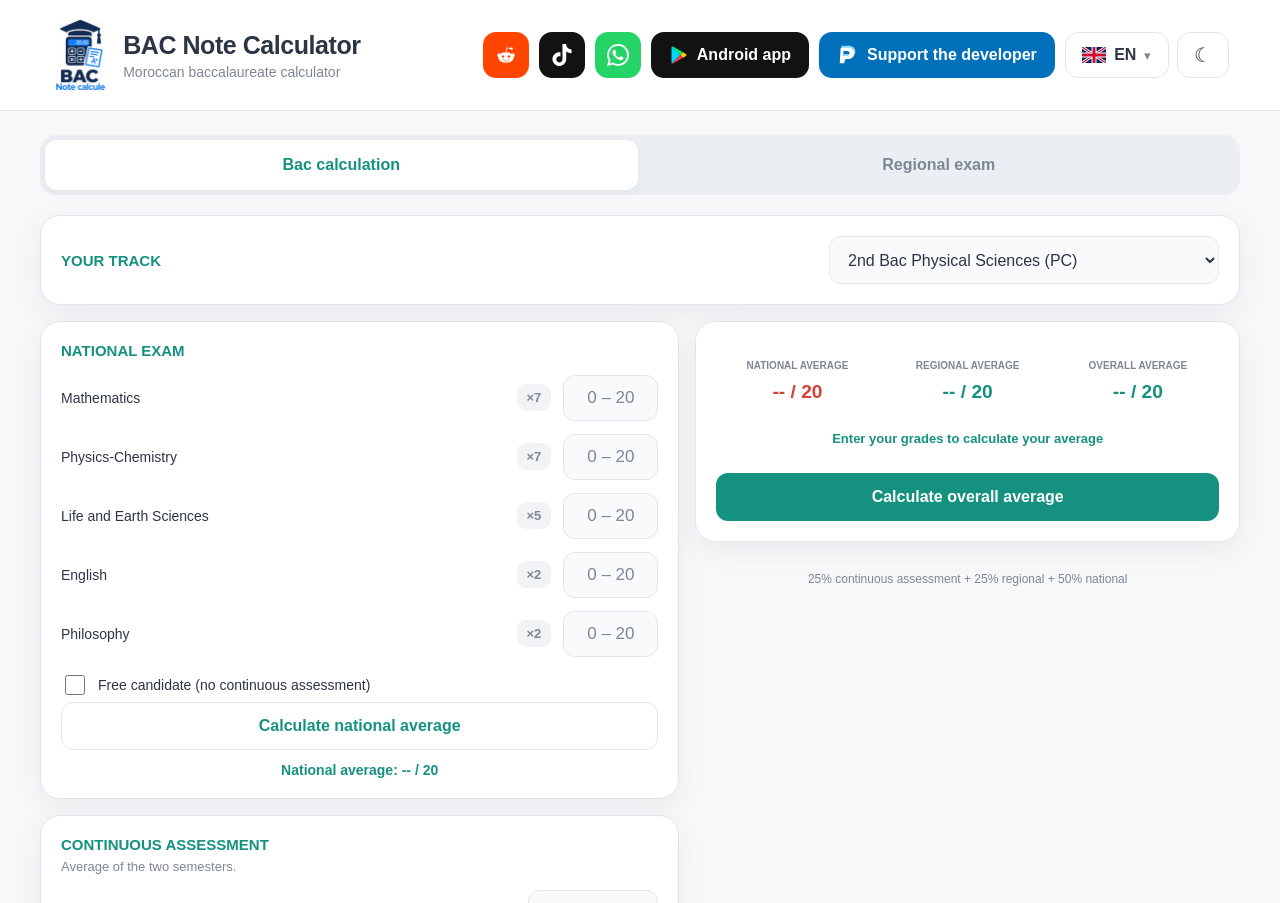
<file: index.html>
<!doctype html>
<html lang="fr">
<head>
  <meta charset="utf-8">
  <meta http-equiv="refresh" content="0; url=website/">
  <link rel="canonical" href="website/">
  <title>BAC Note calculé</title>
</head>
<body><a href="website/">BAC Note calculé</a></body>
</html>
</file>
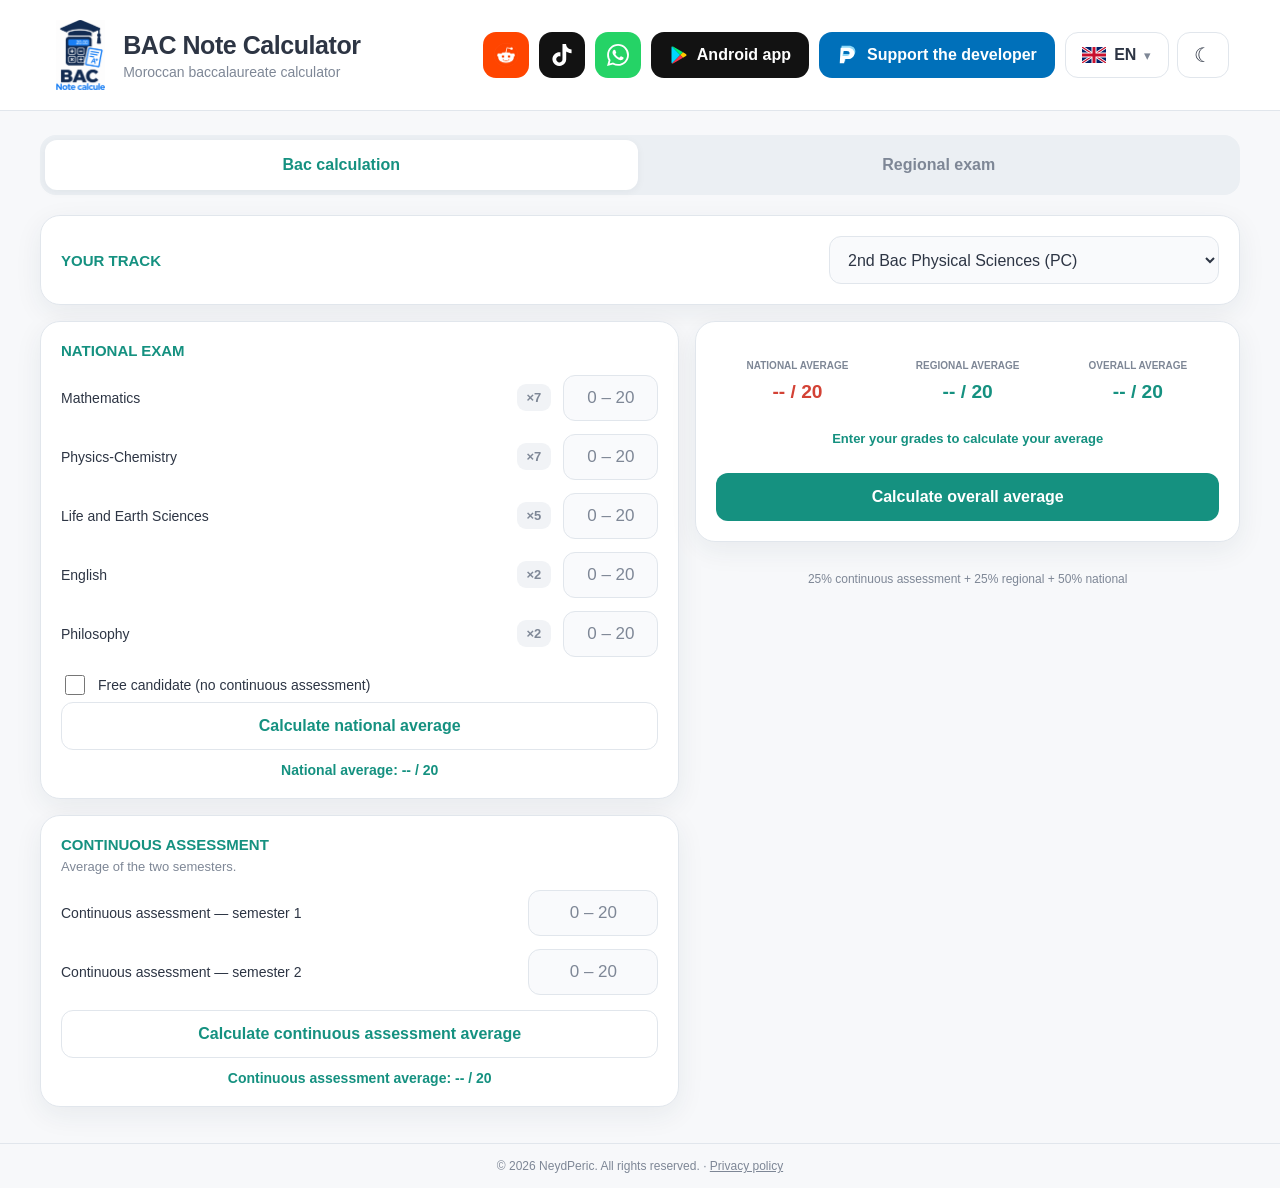
<file: website/index.html>
<!doctype html>
<html lang="fr">
<head>
  <meta charset="utf-8">
  <meta name="viewport" content="width=device-width, initial-scale=1">
  <meta name="theme-color" content="#f7f8fa">
  <meta name="description" content="Calculatrice gratuite du baccalauréat marocain : calculez votre moyenne nationale, régionale et générale. Free Moroccan baccalaureate grade calculator. حاسبة معدل البكالوريا المغربية.">
  <link rel="canonical" href="https://bac-note-calcule.netlify.app/">
  <meta property="og:type" content="website">
  <meta property="og:site_name" content="BAC Note calculé">
  <meta property="og:title" content="BAC Note calculé — Calculatrice du baccalauréat marocain">
  <meta property="og:description" content="Calculatrice gratuite du baccalauréat marocain : calculez votre moyenne nationale, régionale et générale. Free Moroccan baccalaureate grade calculator. حاسبة معدل البكالوريا المغربية.">
  <meta property="og:url" content="https://bac-note-calcule.netlify.app/">
  <meta property="og:image" content="https://bac-note-calcule.netlify.app/assets/bac_logo.png">
  <meta name="twitter:card" content="summary">
  <title>BAC Note calculé — Calculatrice du baccalauréat marocain</title>
  <link rel="icon" type="image/png" href="assets/bac_logo.png">
  <link rel="stylesheet" href="styles.css">
  <meta name="google-adsense-account" content="ca-pub-5676271357714506">
  <script src="ads.js" defer></script>
  <script src="app.js" defer></script>
</head>
<body>
  <div class="app-shell">
    <header class="topbar">
      <a class="brand" href="./" aria-label="BAC Note calculé — accueil">
        <img class="brand-logo" src="assets/bac_logo.png" alt="">
        <span class="brand-copy">
          <span class="brand-title" data-i18n="title">BAC Note calculé</span>
          <span class="brand-subtitle" data-i18n="subtitle">Calculatrice du baccalauréat marocain</span>
        </span>
      </a>
      <div class="brand-actions">
        <a class="icon-link reddit-button" href="https://www.reddit.com/r/BAcalculeNote/" target="_blank" rel="noopener noreferrer" aria-label="Reddit" title="Reddit">
          <img src="assets/reddit_icon.png" alt="">
        </a>
        <a class="icon-link tiktok-button" href="https://www.tiktok.com/@bac.note.calcul" target="_blank" rel="noopener noreferrer" aria-label="TikTok" title="TikTok">
          <svg viewBox="0 0 24 24" aria-hidden="true"><path fill="#fff" d="M12.525,0.02c1.31,-0.02 2.61,-0.01 3.91,-0.02 0.08,1.53 0.63,3.09 1.75,4.17 1.12,1.11 2.7,1.62 4.24,1.79v4.03c-1.44,-0.05 -2.89,-0.35 -4.2,-0.97 -0.57,-0.26 -1.1,-0.59 -1.62,-0.93 -0.01,2.92 0.01,5.84 -0.02,8.75 -0.08,1.4 -0.54,2.79 -1.35,3.94 -1.31,1.92 -3.58,3.17 -5.91,3.21 -1.43,0.08 -2.86,-0.31 -4.08,-1.03 -2.02,-1.19 -3.44,-3.37 -3.65,-5.71 -0.02,-0.5 -0.03,-1 -0.01,-1.49 0.18,-1.9 1.12,-3.72 2.58,-4.96 1.66,-1.44 3.98,-2.13 6.15,-1.72 0.02,1.48 -0.04,2.96 -0.04,4.44 -0.99,-0.32 -2.15,-0.23 -3.02,0.37 -0.63,0.41 -1.11,1.04 -1.36,1.75 -0.21,0.51 -0.15,1.07 -0.14,1.61 0.24,1.64 1.82,3.02 3.5,2.87 1.12,-0.01 2.19,-0.66 2.77,-1.61 0.19,-0.33 0.4,-0.67 0.41,-1.06 0.1,-1.79 0.06,-3.57 0.07,-5.36 0.01,-4.03 -0.01,-8.05 0.02,-12.07z"/></svg>
        </a>
        <a class="icon-link whatsapp-button" href="https://whatsapp.com/channel/0029Vb8nP7l2UPB9x9zobD3y" target="_blank" rel="noopener noreferrer" aria-label="WhatsApp" title="WhatsApp">
          <svg viewBox="0 0 24 24" aria-hidden="true"><path fill="#fff" d="M17.472,14.382c-0.297,-0.149 -1.758,-0.867 -2.03,-0.967 -0.273,-0.099 -0.471,-0.148 -0.67,0.15 -0.197,0.297 -0.767,0.966 -0.94,1.164 -0.173,0.199 -0.347,0.223 -0.644,0.075 -0.297,-0.15 -1.255,-0.463 -2.39,-1.475 -0.883,-0.788 -1.48,-1.761 -1.653,-2.059 -0.173,-0.297 -0.018,-0.458 0.13,-0.606 0.134,-0.133 0.298,-0.347 0.446,-0.52 0.149,-0.174 0.198,-0.298 0.298,-0.497 0.099,-0.198 0.05,-0.371 -0.025,-0.52 -0.075,-0.149 -0.669,-1.612 -0.916,-2.207 -0.242,-0.579 -0.487,-0.5 -0.669,-0.51 -0.173,-0.008 -0.371,-0.01 -0.57,-0.01 -0.198,0 -0.52,0.074 -0.792,0.372 -0.272,0.297 -1.04,1.016 -1.04,2.479 0,1.462 1.065,2.875 1.213,3.074 0.149,0.198 2.096,3.2 5.077,4.487 0.709,0.306 1.262,0.489 1.694,0.625 0.712,0.227 1.36,0.195 1.871,0.118 0.571,-0.085 1.758,-0.719 2.006,-1.413 0.248,-0.694 0.248,-1.289 0.173,-1.413 -0.074,-0.124 -0.272,-0.198 -0.57,-0.347m-5.421,7.403h-0.004a9.87,9.87 0 0 1 -5.031,-1.378l-0.361,-0.214 -3.741,0.982 0.998,-3.648 -0.235,-0.374a9.86,9.86 0 0 1 -1.51,-5.26c0.001,-5.45 4.436,-9.884 9.888,-9.884 2.64,0 5.122,1.03 6.988,2.898a9.825,9.825 0 0 1 2.893,6.994c-0.003,5.45 -4.437,9.884 -9.885,9.884m8.413,-18.297A11.815,11.815 0 0 0 12.05,0C5.495,0 0.16,5.335 0.157,11.892c0,2.096 0.547,4.142 1.588,5.945L0.057,24l6.305,-1.654a11.882,11.882 0 0 0 5.683,1.448h0.005c6.554,0 11.89,-5.335 11.893,-11.893a11.821,11.821 0 0 0 -3.48,-8.413z"/></svg>
        </a>
        <a class="social-button play-button" href="https://play.google.com/store/apps/details?id=com.bacnotecalc" target="_blank" rel="noopener noreferrer">
          <svg class="play-mark" viewBox="0 0 24 24" aria-hidden="true">
            <path d="M3.6 1.8 13.5 12l-9.9 10.2c-.4-.2-.6-.6-.6-1.1V2.9c0-.5.2-.9.6-1.1Z" fill="#00d7fe"/>
            <path d="M16.8 8.7 13.5 12 3.6 1.8c.3-.2.8-.2 1.2 0l12 6.9Z" fill="#00f076"/>
            <path d="M20.3 10.7c.9.5.9 2.1 0 2.6l-3.5 2-3.3-3.3 3.3-3.3 3.5 2Z" fill="#ffc900"/>
            <path d="m16.8 15.3-12 6.9c-.4.2-.9.2-1.2 0L13.5 12l3.3 3.3Z" fill="#f8364c"/>
          </svg>
          <span data-i18n="androidApp">Application Android</span>
        </a>
        <a class="social-button paypal-button" href="https://www.paypal.com/paypalme/xyounes9" target="_blank" rel="noopener noreferrer">
          <svg class="paypal-mark" viewBox="0 0 24 24" aria-hidden="true">
            <path d="M5 2h8c4.2 0 7 2.6 7 6s-2.8 6.4-7 6.4H9.5L8.8 19H4L5 2Zm2.8 3.5L7 11h4.7c2 0 3.1-1 3.1-2.8s-1.1-2.7-3-2.7H7.8Z" fill="#8ed8f7"/>
            <path d="M5 2h8c4.2 0 7 2.6 7 6s-2.8 6.4-7 6.4H9.5L8.8 19H4L5 2Zm2.8 3.5L7 11h4.7c2 0 3.1-1 3.1-2.8s-1.1-2.7-3-2.7H7.8Z" fill="#fff" transform="translate(-1 2)"/>
          </svg>
          <span data-i18n="donation">Support the developer</span>
        </a>
        <div class="header-controls">
          <div class="language-wrap">
            <button class="language-button" id="language-button" type="button" aria-haspopup="true" aria-expanded="false">
              <span class="flag" id="current-flag" aria-hidden="true"></span>
              <span id="current-language">FR</span>
              <span class="chevron" aria-hidden="true">▾</span>
            </button>
            <div class="language-menu" id="language-menu" role="menu" hidden>
              <button type="button" role="menuitemradio" data-language="fr" aria-checked="true">
                <span class="flag" data-flag="fr" aria-hidden="true"></span><span>Français</span>
              </button>
              <button type="button" role="menuitemradio" data-language="en" aria-checked="false">
                <span class="flag" data-flag="en" aria-hidden="true"></span><span>English</span>
              </button>
              <button type="button" role="menuitemradio" data-language="ar" aria-checked="false">
                <span class="flag" data-flag="ar" aria-hidden="true"></span><span lang="ar">العربية</span>
              </button>
            </div>
          </div>
          <button class="theme-button" id="theme-button" type="button" aria-label="Passer au thème sombre">
            <span id="theme-icon" aria-hidden="true">☾</span>
          </button>
        </div>
      </div>
    </header>

    <main class="main-content">
      <nav class="page-tabs" aria-label="Calculatrice">
        <button class="page-tab is-active" id="national-tab" type="button" aria-selected="true" data-i18n="nationalTab">Calcul Bac</button>
        <button class="page-tab" id="regional-tab" type="button" aria-selected="false" data-i18n="regionalTab">Examen régional</button>
      </nav>

      <section class="calculator-page" id="national-page" aria-labelledby="national-tab">
        <section class="card track-card">
          <label class="section-title" for="track-select" data-i18n="track">VOTRE FILIÈRE</label>
          <select id="track-select"></select>
        </section>

        <div class="national-layout">
          <div class="entry-column">
            <section class="card">
              <h1 class="section-title" data-i18n="nationalExam">EXAMEN NATIONAL</h1>
              <div class="grade-list" id="national-grades"></div>
              <label class="switch-row">
                <input type="checkbox" id="free-candidate">
                <span data-i18n="freeCandidate">Candidat libre (sans contrôle continu)</span>
              </label>
              <button class="secondary-button full-width" id="calculate-national" type="button" data-i18n="calculateNational">Calculer la moyenne nationale</button>
              <p class="inline-average" id="national-average" aria-live="polite">Moyenne nationale : -- / 20</p>
            </section>

            <section class="card" id="continuous-card">
              <h2 class="section-title" data-i18n="continuous">CONTRÔLE CONTINU</h2>
              <p class="card-hint" data-i18n="continuousHint">Moyenne des deux semestres.</p>
              <div class="grade-list semester-list">
                <label class="grade-row">
                  <span data-i18n="semesterOne">Contrôle continu — semestre 1</span>
                  <input class="grade-input" id="semester-one" type="text" inputmode="decimal" autocomplete="off" placeholder="0 – 20" aria-label="Contrôle continu — semestre 1">
                </label>
                <label class="grade-row">
                  <span data-i18n="semesterTwo">Contrôle continu — semestre 2</span>
                  <input class="grade-input" id="semester-two" type="text" inputmode="decimal" autocomplete="off" placeholder="0 – 20" aria-label="Contrôle continu — semestre 2">
                </label>
              </div>
              <button class="secondary-button full-width" id="calculate-continuous" type="button" data-i18n="calculateContinuous">Calculer la moyenne du contrôle continu</button>
              <p class="inline-average" id="continuous-average" aria-live="polite">Moyenne du contrôle continu : -- / 20</p>
            </section>
          </div>

          <aside class="result-column">
            <section class="card result-card" id="result-card">
              <div class="score-grid">
                <div class="score-item">
                  <span class="score-label" data-i18n="nationalScore">MOYENNE NATIONALE</span>
                  <strong id="national-score">-- / 20</strong>
                </div>
                <div class="score-item">
                  <span class="score-label" data-i18n="regionalScore">MOYENNE RÉGIONALE</span>
                  <strong id="regional-score">-- / 20</strong>
                </div>
                <div class="score-item">
                  <span class="score-label" data-i18n="generalScore">MOYENNE GÉNÉRALE</span>
                  <strong id="general-score">-- / 20</strong>
                </div>
              </div>
              <p class="result-status" id="result-status" aria-live="polite" data-i18n="resultPrompt">Entrez vos notes pour calculer votre moyenne</p>
              <button class="primary-button full-width" id="calculate-general" type="button" data-i18n="calculateGeneral">Calculer la moyenne générale</button>
            </section>
            <p class="formula-note" data-i18n="formula">25 % contrôle continu + 25 % régional + 50 % national</p>
          </aside>
        </div>
      </section>

      <section class="calculator-page" id="regional-page" aria-labelledby="regional-tab" hidden>
        <section class="card regional-card">
          <h1 class="section-title" data-i18n="regionalExam">EXAMEN RÉGIONAL — CALCUL PAR MATIÈRE</h1>
          <p class="track-chip" id="regional-track"></p>
          <p class="card-hint" data-i18n="regionalHint">Saisissez vos notes sur 20.</p>
          <div class="grade-list" id="regional-grades"></div>
          <button class="secondary-button full-width" id="calculate-regional" type="button" data-i18n="calculateRegional">Calculer la moyenne régionale</button>
          <p class="inline-average" id="regional-average" aria-live="polite">Moyenne régionale : -- / 20</p>
          <p class="formula-note" id="regional-weights"></p>
        </section>
      </section>
    </main>

    <footer class="site-footer">
      <span data-i18n="footer">© 2026 NeydPeric. All rights reserved.</span>
      <span aria-hidden="true"> · </span>
      <a class="footer-link" href="privacy-policy.html" data-i18n="privacy">Politique de confidentialité</a>
    </footer>
  </div>

  <dialog class="result-dialog" id="result-dialog" aria-labelledby="dialog-title">
    <button class="dialog-close" id="dialog-close" type="button" aria-label="Fermer">×</button>
    <p class="dialog-eyebrow" id="dialog-title" data-i18n="dialogTitle">Votre moyenne générale</p>
    <div class="score-ring" id="score-ring">
      <div class="ring-content">
        <strong id="dialog-score">0.00</strong>
        <span>/ 20</span>
      </div>
    </div>
    <span class="grade-mention" id="grade-mention">—</span>
    <h2 class="dialog-feedback" id="dialog-feedback"></h2>
    <p class="dialog-encouragement" id="dialog-encouragement"></p>
  </dialog>
  <div class="toast" id="toast" role="alert" aria-live="assertive" hidden></div>
</body>
</html>
</file>
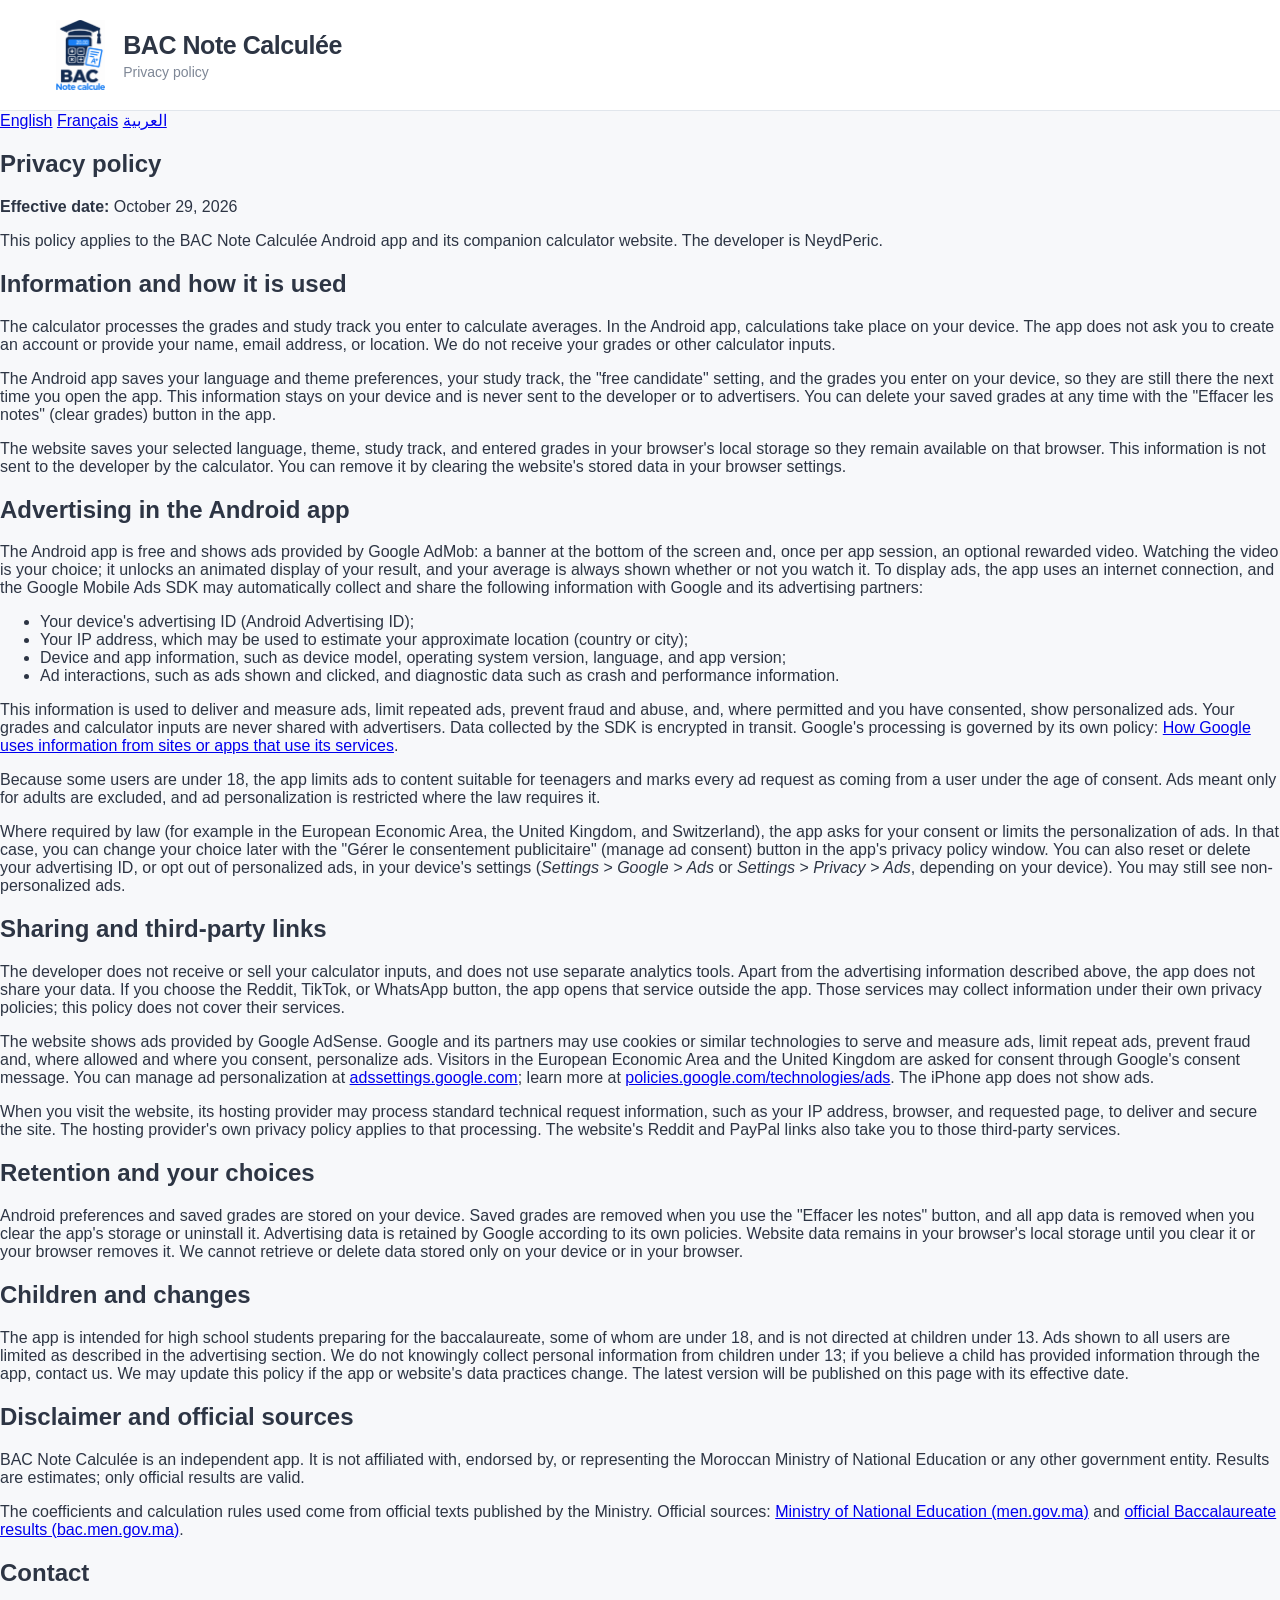
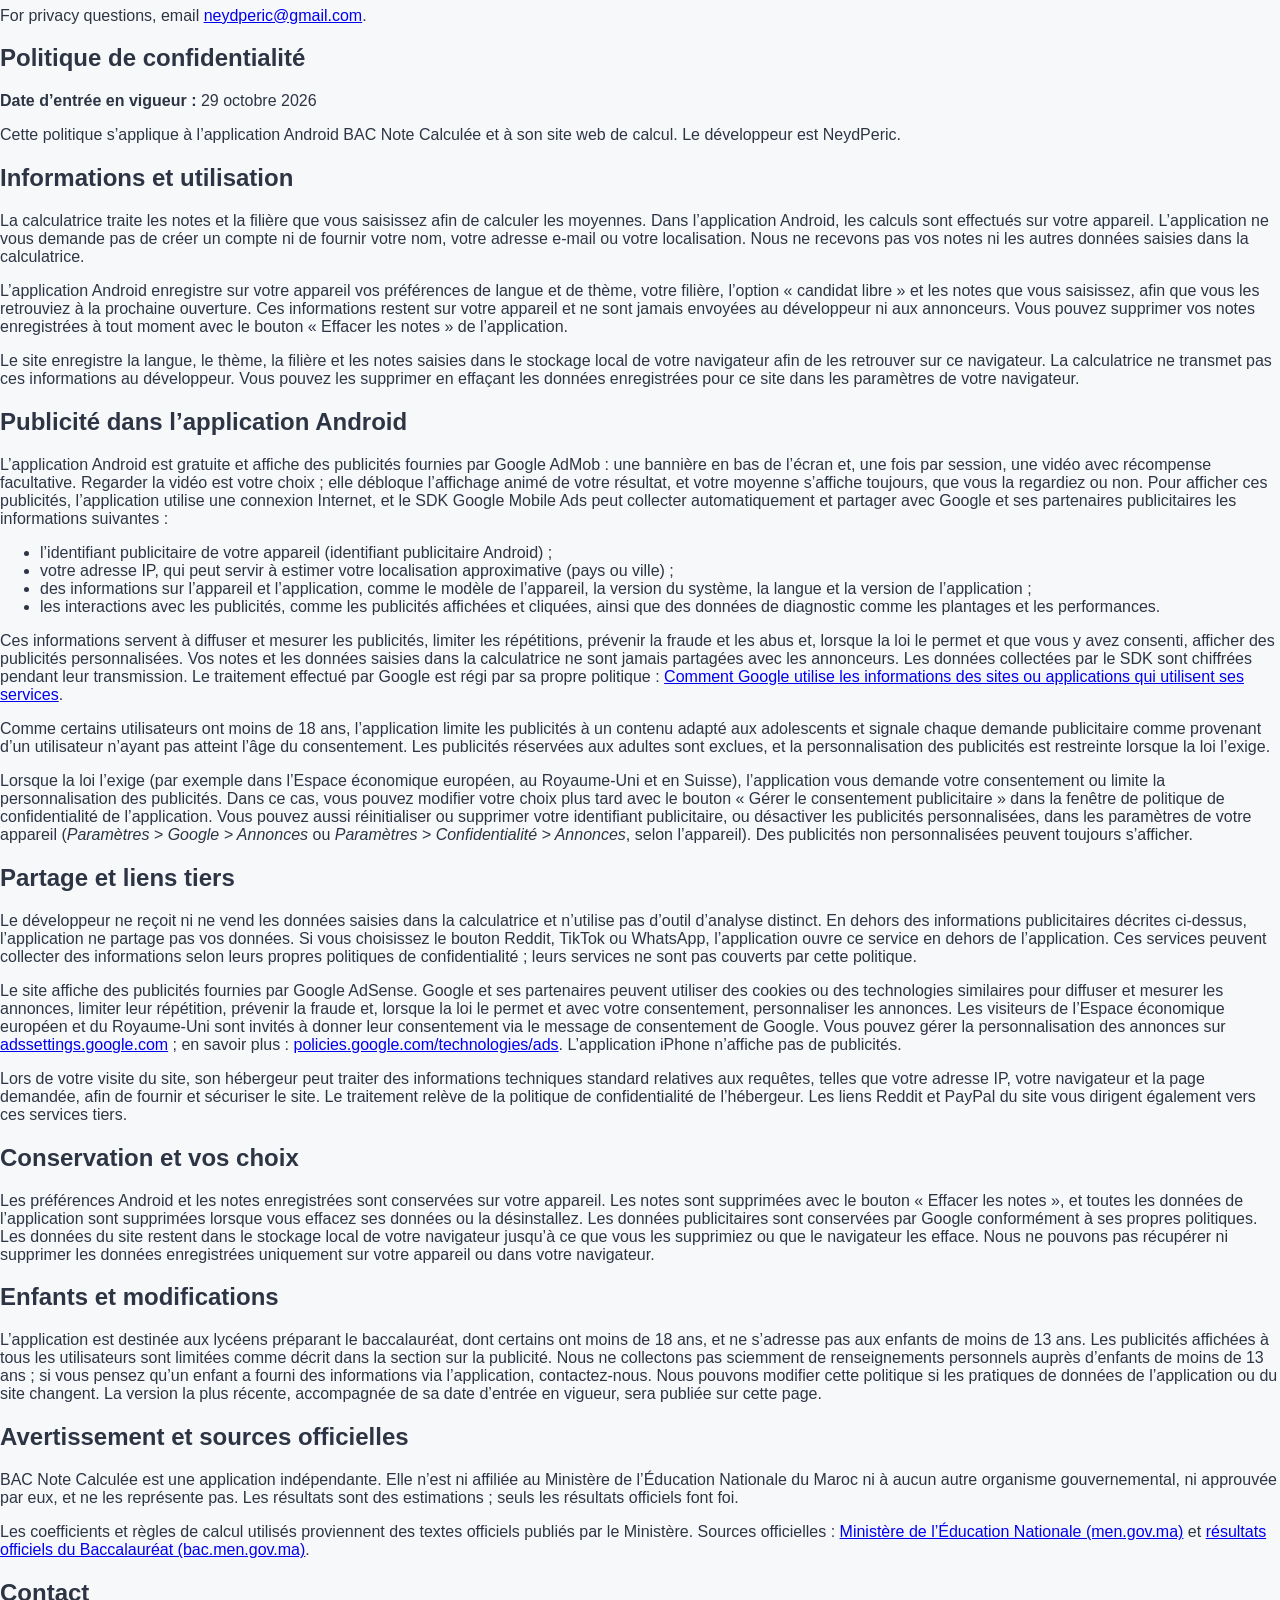
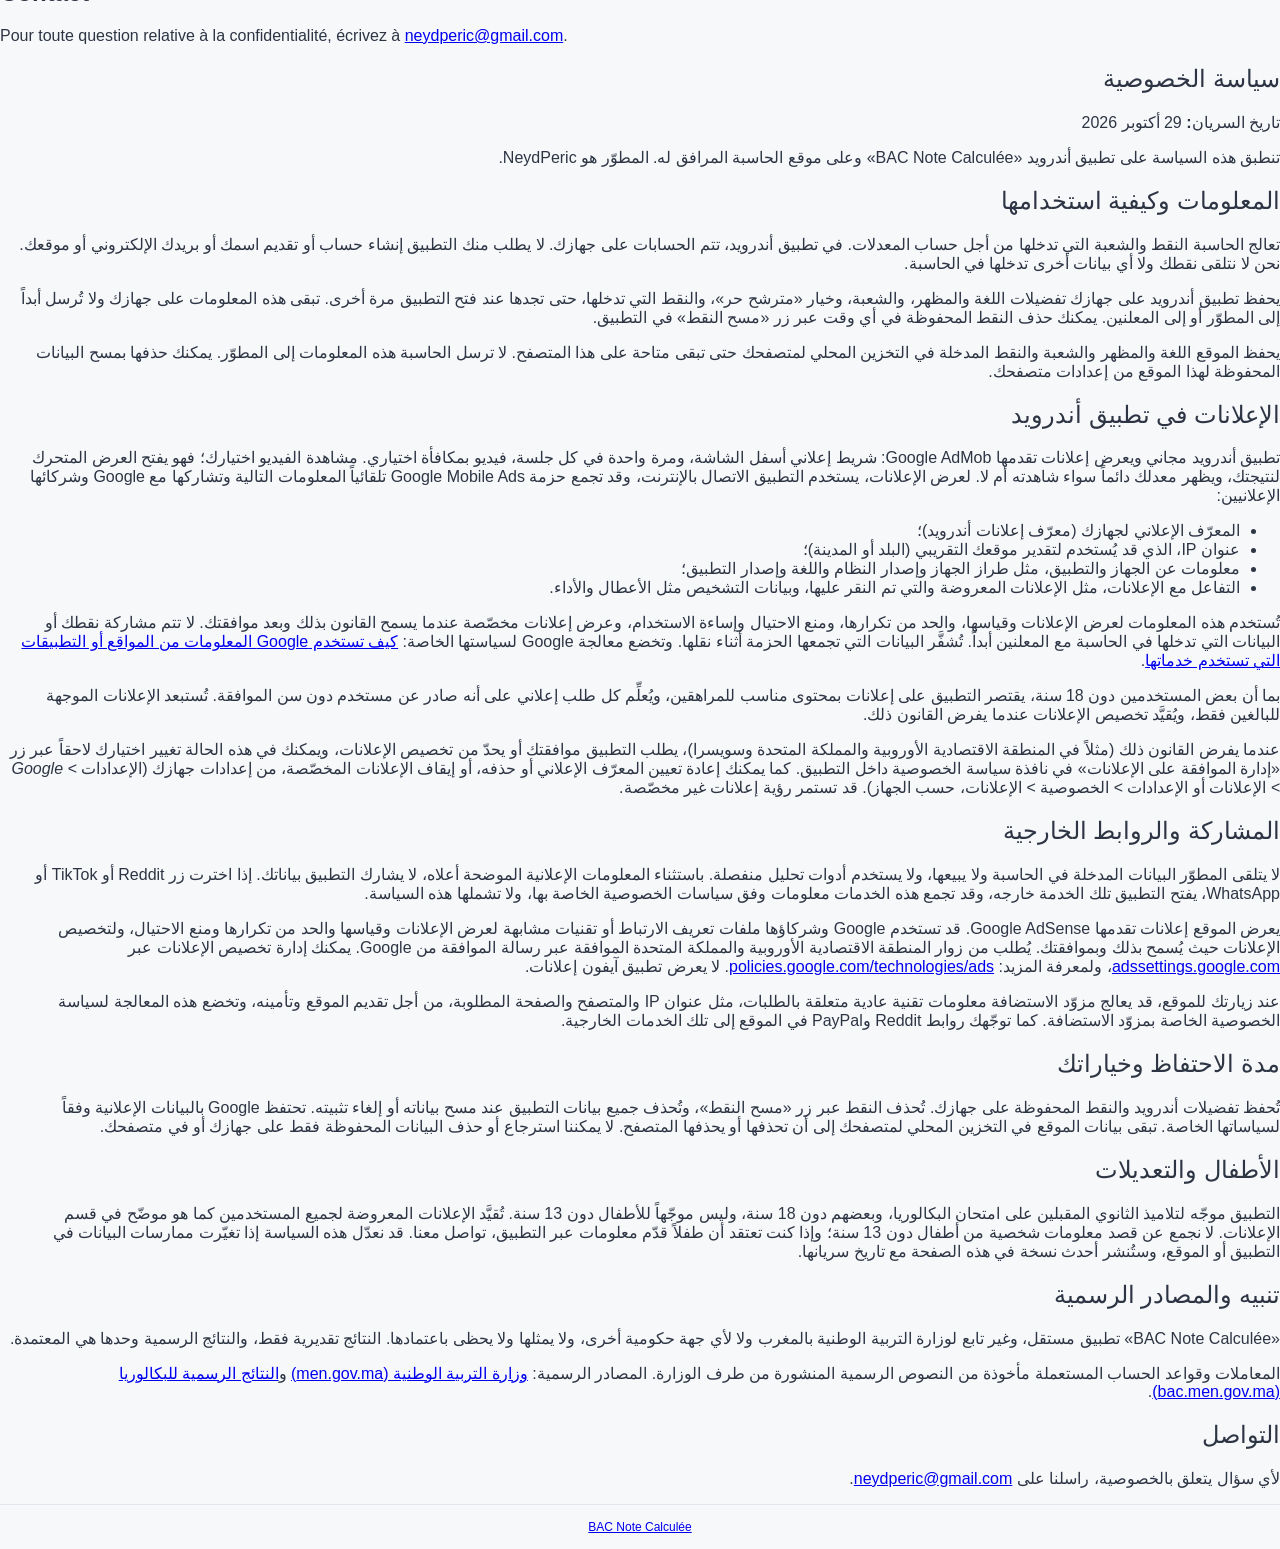
<file: website/privacy-policy.html>
<!doctype html>
<html lang="en">
<head>
  <meta charset="utf-8">
  <meta name="viewport" content="width=device-width, initial-scale=1">
  <meta name="theme-color" content="#f7f8fa">
  <meta name="description" content="Privacy policy for BAC Note Calculée.">
  <title>Privacy policy — BAC Note Calculée</title>
  <link rel="icon" type="image/png" href="assets/bac_logo.png">
  <link rel="stylesheet" href="styles.css">
</head>
<body>
  <div class="app-shell">
    <header class="topbar">
      <a class="brand" href="./" aria-label="BAC Note Calculée — home">
        <img class="brand-logo" src="assets/bac_logo.png" alt="">
        <span class="brand-copy">
          <span class="brand-title">BAC Note Calculée</span>
          <span class="brand-subtitle">Privacy policy</span>
        </span>
      </a>
    </header>

    <main class="privacy-content">
      <nav class="privacy-languages" aria-label="Languages">
        <a href="#english">English</a>
        <a href="#francais">Français</a>
        <a href="#arabic" lang="ar">العربية</a>
      </nav>

      <article id="english" lang="en">
        <h1>Privacy policy</h1>
        <p><strong>Effective date:</strong> October 29, 2026</p>
        <p>This policy applies to the BAC Note Calculée Android app and its companion calculator website. The developer is NeydPeric.</p>

        <h2>Information and how it is used</h2>
        <p>The calculator processes the grades and study track you enter to calculate averages. In the Android app, calculations take place on your device. The app does not ask you to create an account or provide your name, email address, or location. We do not receive your grades or other calculator inputs.</p>
        <p>The Android app saves your language and theme preferences, your study track, the "free candidate" setting, and the grades you enter on your device, so they are still there the next time you open the app. This information stays on your device and is never sent to the developer or to advertisers. You can delete your saved grades at any time with the "Effacer les notes" (clear grades) button in the app.</p>
        <p>The website saves your selected language, theme, study track, and entered grades in your browser's local storage so they remain available on that browser. This information is not sent to the developer by the calculator. You can remove it by clearing the website's stored data in your browser settings.</p>

        <h2>Advertising in the Android app</h2>
        <p>The Android app is free and shows ads provided by Google AdMob: a banner at the bottom of the screen and, once per app session, an optional rewarded video. Watching the video is your choice; it unlocks an animated display of your result, and your average is always shown whether or not you watch it. To display ads, the app uses an internet connection, and the Google Mobile Ads SDK may automatically collect and share the following information with Google and its advertising partners:</p>
        <ul>
          <li>Your device's advertising ID (Android Advertising ID);</li>
          <li>Your IP address, which may be used to estimate your approximate location (country or city);</li>
          <li>Device and app information, such as device model, operating system version, language, and app version;</li>
          <li>Ad interactions, such as ads shown and clicked, and diagnostic data such as crash and performance information.</li>
        </ul>
        <p>This information is used to deliver and measure ads, limit repeated ads, prevent fraud and abuse, and, where permitted and you have consented, show personalized ads. Your grades and calculator inputs are never shared with advertisers. Data collected by the SDK is encrypted in transit. Google's processing is governed by its own policy: <a href="https://policies.google.com/technologies/partner-sites" rel="noopener">How Google uses information from sites or apps that use its services</a>.</p>
        <p>Because some users are under 18, the app limits ads to content suitable for teenagers and marks every ad request as coming from a user under the age of consent. Ads meant only for adults are excluded, and ad personalization is restricted where the law requires it.</p>
        <p>Where required by law (for example in the European Economic Area, the United Kingdom, and Switzerland), the app asks for your consent or limits the personalization of ads. In that case, you can change your choice later with the "Gérer le consentement publicitaire" (manage ad consent) button in the app's privacy policy window. You can also reset or delete your advertising ID, or opt out of personalized ads, in your device's settings (<em>Settings &gt; Google &gt; Ads</em> or <em>Settings &gt; Privacy &gt; Ads</em>, depending on your device). You may still see non-personalized ads.</p>

        <h2>Sharing and third-party links</h2>
        <p>The developer does not receive or sell your calculator inputs, and does not use separate analytics tools. Apart from the advertising information described above, the app does not share your data. If you choose the Reddit, TikTok, or WhatsApp button, the app opens that service outside the app. Those services may collect information under their own privacy policies; this policy does not cover their services.</p>
        <p>The website shows ads provided by Google AdSense. Google and its partners may use cookies or similar technologies to serve and measure ads, limit repeat ads, prevent fraud and, where allowed and where you consent, personalize ads. Visitors in the European Economic Area and the United Kingdom are asked for consent through Google's consent message. You can manage ad personalization at <a href="https://adssettings.google.com">adssettings.google.com</a>; learn more at <a href="https://policies.google.com/technologies/ads">policies.google.com/technologies/ads</a>. The iPhone app does not show ads.</p>
        <p>When you visit the website, its hosting provider may process standard technical request information, such as your IP address, browser, and requested page, to deliver and secure the site. The hosting provider's own privacy policy applies to that processing. The website's Reddit and PayPal links also take you to those third-party services.</p>

        <h2>Retention and your choices</h2>
        <p>Android preferences and saved grades are stored on your device. Saved grades are removed when you use the "Effacer les notes" button, and all app data is removed when you clear the app's storage or uninstall it. Advertising data is retained by Google according to its own policies. Website data remains in your browser's local storage until you clear it or your browser removes it. We cannot retrieve or delete data stored only on your device or in your browser.</p>

        <h2>Children and changes</h2>
        <p>The app is intended for high school students preparing for the baccalaureate, some of whom are under 18, and is not directed at children under 13. Ads shown to all users are limited as described in the advertising section. We do not knowingly collect personal information from children under 13; if you believe a child has provided information through the app, contact us. We may update this policy if the app or website's data practices change. The latest version will be published on this page with its effective date.</p>

        <h2>Disclaimer and official sources</h2>
        <p>BAC Note Calculée is an independent app. It is not affiliated with, endorsed by, or representing the Moroccan Ministry of National Education or any other government entity. Results are estimates; only official results are valid.</p>
        <p>The coefficients and calculation rules used come from official texts published by the Ministry. Official sources: <a href="https://www.men.gov.ma" rel="noopener">Ministry of National Education (men.gov.ma)</a> and <a href="https://bac.men.gov.ma" rel="noopener">official Baccalaureate results (bac.men.gov.ma)</a>.</p>

        <h2>Contact</h2>
        <p>For privacy questions, email <a href="mailto:neydperic@gmail.com">neydperic@gmail.com</a>.</p>
      </article>

      <article id="francais" lang="fr">
        <h1>Politique de confidentialité</h1>
        <p><strong>Date d’entrée en vigueur :</strong> 29 octobre 2026</p>
        <p>Cette politique s’applique à l’application Android BAC Note Calculée et à son site web de calcul. Le développeur est NeydPeric.</p>

        <h2>Informations et utilisation</h2>
        <p>La calculatrice traite les notes et la filière que vous saisissez afin de calculer les moyennes. Dans l’application Android, les calculs sont effectués sur votre appareil. L’application ne vous demande pas de créer un compte ni de fournir votre nom, votre adresse e-mail ou votre localisation. Nous ne recevons pas vos notes ni les autres données saisies dans la calculatrice.</p>
        <p>L’application Android enregistre sur votre appareil vos préférences de langue et de thème, votre filière, l’option « candidat libre » et les notes que vous saisissez, afin que vous les retrouviez à la prochaine ouverture. Ces informations restent sur votre appareil et ne sont jamais envoyées au développeur ni aux annonceurs. Vous pouvez supprimer vos notes enregistrées à tout moment avec le bouton « Effacer les notes » de l’application.</p>
        <p>Le site enregistre la langue, le thème, la filière et les notes saisies dans le stockage local de votre navigateur afin de les retrouver sur ce navigateur. La calculatrice ne transmet pas ces informations au développeur. Vous pouvez les supprimer en effaçant les données enregistrées pour ce site dans les paramètres de votre navigateur.</p>

        <h2>Publicité dans l’application Android</h2>
        <p>L’application Android est gratuite et affiche des publicités fournies par Google AdMob : une bannière en bas de l’écran et, une fois par session, une vidéo avec récompense facultative. Regarder la vidéo est votre choix ; elle débloque l’affichage animé de votre résultat, et votre moyenne s’affiche toujours, que vous la regardiez ou non. Pour afficher ces publicités, l’application utilise une connexion Internet, et le SDK Google Mobile Ads peut collecter automatiquement et partager avec Google et ses partenaires publicitaires les informations suivantes :</p>
        <ul>
          <li>l’identifiant publicitaire de votre appareil (identifiant publicitaire Android) ;</li>
          <li>votre adresse IP, qui peut servir à estimer votre localisation approximative (pays ou ville) ;</li>
          <li>des informations sur l’appareil et l’application, comme le modèle de l’appareil, la version du système, la langue et la version de l’application ;</li>
          <li>les interactions avec les publicités, comme les publicités affichées et cliquées, ainsi que des données de diagnostic comme les plantages et les performances.</li>
        </ul>
        <p>Ces informations servent à diffuser et mesurer les publicités, limiter les répétitions, prévenir la fraude et les abus et, lorsque la loi le permet et que vous y avez consenti, afficher des publicités personnalisées. Vos notes et les données saisies dans la calculatrice ne sont jamais partagées avec les annonceurs. Les données collectées par le SDK sont chiffrées pendant leur transmission. Le traitement effectué par Google est régi par sa propre politique : <a href="https://policies.google.com/technologies/partner-sites?hl=fr" rel="noopener">Comment Google utilise les informations des sites ou applications qui utilisent ses services</a>.</p>
        <p>Comme certains utilisateurs ont moins de 18 ans, l’application limite les publicités à un contenu adapté aux adolescents et signale chaque demande publicitaire comme provenant d’un utilisateur n’ayant pas atteint l’âge du consentement. Les publicités réservées aux adultes sont exclues, et la personnalisation des publicités est restreinte lorsque la loi l’exige.</p>
        <p>Lorsque la loi l’exige (par exemple dans l’Espace économique européen, au Royaume-Uni et en Suisse), l’application vous demande votre consentement ou limite la personnalisation des publicités. Dans ce cas, vous pouvez modifier votre choix plus tard avec le bouton « Gérer le consentement publicitaire » dans la fenêtre de politique de confidentialité de l’application. Vous pouvez aussi réinitialiser ou supprimer votre identifiant publicitaire, ou désactiver les publicités personnalisées, dans les paramètres de votre appareil (<em>Paramètres &gt; Google &gt; Annonces</em> ou <em>Paramètres &gt; Confidentialité &gt; Annonces</em>, selon l’appareil). Des publicités non personnalisées peuvent toujours s’afficher.</p>

        <h2>Partage et liens tiers</h2>
        <p>Le développeur ne reçoit ni ne vend les données saisies dans la calculatrice et n’utilise pas d’outil d’analyse distinct. En dehors des informations publicitaires décrites ci-dessus, l’application ne partage pas vos données. Si vous choisissez le bouton Reddit, TikTok ou WhatsApp, l’application ouvre ce service en dehors de l’application. Ces services peuvent collecter des informations selon leurs propres politiques de confidentialité ; leurs services ne sont pas couverts par cette politique.</p>
        <p>Le site affiche des publicités fournies par Google AdSense. Google et ses partenaires peuvent utiliser des cookies ou des technologies similaires pour diffuser et mesurer les annonces, limiter leur répétition, prévenir la fraude et, lorsque la loi le permet et avec votre consentement, personnaliser les annonces. Les visiteurs de l’Espace économique européen et du Royaume-Uni sont invités à donner leur consentement via le message de consentement de Google. Vous pouvez gérer la personnalisation des annonces sur <a href="https://adssettings.google.com">adssettings.google.com</a> ; en savoir plus : <a href="https://policies.google.com/technologies/ads">policies.google.com/technologies/ads</a>. L’application iPhone n’affiche pas de publicités.</p>
        <p>Lors de votre visite du site, son hébergeur peut traiter des informations techniques standard relatives aux requêtes, telles que votre adresse IP, votre navigateur et la page demandée, afin de fournir et sécuriser le site. Le traitement relève de la politique de confidentialité de l’hébergeur. Les liens Reddit et PayPal du site vous dirigent également vers ces services tiers.</p>

        <h2>Conservation et vos choix</h2>
        <p>Les préférences Android et les notes enregistrées sont conservées sur votre appareil. Les notes sont supprimées avec le bouton « Effacer les notes », et toutes les données de l’application sont supprimées lorsque vous effacez ses données ou la désinstallez. Les données publicitaires sont conservées par Google conformément à ses propres politiques. Les données du site restent dans le stockage local de votre navigateur jusqu’à ce que vous les supprimiez ou que le navigateur les efface. Nous ne pouvons pas récupérer ni supprimer les données enregistrées uniquement sur votre appareil ou dans votre navigateur.</p>

        <h2>Enfants et modifications</h2>
        <p>L’application est destinée aux lycéens préparant le baccalauréat, dont certains ont moins de 18 ans, et ne s’adresse pas aux enfants de moins de 13 ans. Les publicités affichées à tous les utilisateurs sont limitées comme décrit dans la section sur la publicité. Nous ne collectons pas sciemment de renseignements personnels auprès d’enfants de moins de 13 ans ; si vous pensez qu’un enfant a fourni des informations via l’application, contactez-nous. Nous pouvons modifier cette politique si les pratiques de données de l’application ou du site changent. La version la plus récente, accompagnée de sa date d’entrée en vigueur, sera publiée sur cette page.</p>

        <h2>Avertissement et sources officielles</h2>
        <p>BAC Note Calculée est une application indépendante. Elle n’est ni affiliée au Ministère de l’Éducation Nationale du Maroc ni à aucun autre organisme gouvernemental, ni approuvée par eux, et ne les représente pas. Les résultats sont des estimations ; seuls les résultats officiels font foi.</p>
        <p>Les coefficients et règles de calcul utilisés proviennent des textes officiels publiés par le Ministère. Sources officielles : <a href="https://www.men.gov.ma" rel="noopener">Ministère de l’Éducation Nationale (men.gov.ma)</a> et <a href="https://bac.men.gov.ma" rel="noopener">résultats officiels du Baccalauréat (bac.men.gov.ma)</a>.</p>

        <h2>Contact</h2>
        <p>Pour toute question relative à la confidentialité, écrivez à <a href="mailto:neydperic@gmail.com">neydperic@gmail.com</a>.</p>
      </article>

      <article id="arabic" lang="ar" dir="rtl">
        <h1>سياسة الخصوصية</h1>
        <p><strong>تاريخ السريان:</strong> 29 أكتوبر 2026</p>
        <p>تنطبق هذه السياسة على تطبيق أندرويد «BAC Note Calculée» وعلى موقع الحاسبة المرافق له. المطوّر هو NeydPeric.</p>

        <h2>المعلومات وكيفية استخدامها</h2>
        <p>تعالج الحاسبة النقط والشعبة التي تدخلها من أجل حساب المعدلات. في تطبيق أندرويد، تتم الحسابات على جهازك. لا يطلب منك التطبيق إنشاء حساب أو تقديم اسمك أو بريدك الإلكتروني أو موقعك. نحن لا نتلقى نقطك ولا أي بيانات أخرى تدخلها في الحاسبة.</p>
        <p>يحفظ تطبيق أندرويد على جهازك تفضيلات اللغة والمظهر، والشعبة، وخيار «مترشح حر»، والنقط التي تدخلها، حتى تجدها عند فتح التطبيق مرة أخرى. تبقى هذه المعلومات على جهازك ولا تُرسل أبداً إلى المطوّر أو إلى المعلنين. يمكنك حذف النقط المحفوظة في أي وقت عبر زر «مسح النقط» في التطبيق.</p>
        <p>يحفظ الموقع اللغة والمظهر والشعبة والنقط المدخلة في التخزين المحلي لمتصفحك حتى تبقى متاحة على هذا المتصفح. لا ترسل الحاسبة هذه المعلومات إلى المطوّر. يمكنك حذفها بمسح البيانات المحفوظة لهذا الموقع من إعدادات متصفحك.</p>

        <h2>الإعلانات في تطبيق أندرويد</h2>
        <p>تطبيق أندرويد مجاني ويعرض إعلانات تقدمها Google AdMob: شريط إعلاني أسفل الشاشة، ومرة واحدة في كل جلسة، فيديو بمكافأة اختياري. مشاهدة الفيديو اختيارك؛ فهو يفتح العرض المتحرك لنتيجتك، ويظهر معدلك دائماً سواء شاهدته أم لا. لعرض الإعلانات، يستخدم التطبيق الاتصال بالإنترنت، وقد تجمع حزمة Google Mobile Ads تلقائياً المعلومات التالية وتشاركها مع Google وشركائها الإعلانيين:</p>
        <ul>
          <li>المعرّف الإعلاني لجهازك (معرّف إعلانات أندرويد)؛</li>
          <li>عنوان IP، الذي قد يُستخدم لتقدير موقعك التقريبي (البلد أو المدينة)؛</li>
          <li>معلومات عن الجهاز والتطبيق، مثل طراز الجهاز وإصدار النظام واللغة وإصدار التطبيق؛</li>
          <li>التفاعل مع الإعلانات، مثل الإعلانات المعروضة والتي تم النقر عليها، وبيانات التشخيص مثل الأعطال والأداء.</li>
        </ul>
        <p>تُستخدم هذه المعلومات لعرض الإعلانات وقياسها، والحد من تكرارها، ومنع الاحتيال وإساءة الاستخدام، وعرض إعلانات مخصّصة عندما يسمح القانون بذلك وبعد موافقتك. لا تتم مشاركة نقطك أو البيانات التي تدخلها في الحاسبة مع المعلنين أبداً. تُشفَّر البيانات التي تجمعها الحزمة أثناء نقلها. وتخضع معالجة Google لسياستها الخاصة: <a href="https://policies.google.com/technologies/partner-sites?hl=ar" rel="noopener">كيف تستخدم Google المعلومات من المواقع أو التطبيقات التي تستخدم خدماتها</a>.</p>
        <p>بما أن بعض المستخدمين دون 18 سنة، يقتصر التطبيق على إعلانات بمحتوى مناسب للمراهقين، ويُعلِّم كل طلب إعلاني على أنه صادر عن مستخدم دون سن الموافقة. تُستبعد الإعلانات الموجهة للبالغين فقط، ويُقيَّد تخصيص الإعلانات عندما يفرض القانون ذلك.</p>
        <p>عندما يفرض القانون ذلك (مثلاً في المنطقة الاقتصادية الأوروبية والمملكة المتحدة وسويسرا)، يطلب التطبيق موافقتك أو يحدّ من تخصيص الإعلانات، ويمكنك في هذه الحالة تغيير اختيارك لاحقاً عبر زر «إدارة الموافقة على الإعلانات» في نافذة سياسة الخصوصية داخل التطبيق. كما يمكنك إعادة تعيين المعرّف الإعلاني أو حذفه، أو إيقاف الإعلانات المخصّصة، من إعدادات جهازك (<em>الإعدادات &gt; Google &gt; الإعلانات</em> أو <em>الإعدادات &gt; الخصوصية &gt; الإعلانات</em>، حسب الجهاز). قد تستمر رؤية إعلانات غير مخصّصة.</p>

        <h2>المشاركة والروابط الخارجية</h2>
        <p>لا يتلقى المطوّر البيانات المدخلة في الحاسبة ولا يبيعها، ولا يستخدم أدوات تحليل منفصلة. باستثناء المعلومات الإعلانية الموضحة أعلاه، لا يشارك التطبيق بياناتك. إذا اخترت زر Reddit أو TikTok أو WhatsApp، يفتح التطبيق تلك الخدمة خارجه، وقد تجمع هذه الخدمات معلومات وفق سياسات الخصوصية الخاصة بها، ولا تشملها هذه السياسة.</p>
        <p>يعرض الموقع إعلانات تقدمها Google AdSense. قد تستخدم Google وشركاؤها ملفات تعريف الارتباط أو تقنيات مشابهة لعرض الإعلانات وقياسها والحد من تكرارها ومنع الاحتيال، ولتخصيص الإعلانات حيث يُسمح بذلك وبموافقتك. يُطلب من زوار المنطقة الاقتصادية الأوروبية والمملكة المتحدة الموافقة عبر رسالة الموافقة من Google. يمكنك إدارة تخصيص الإعلانات عبر <a href="https://adssettings.google.com">adssettings.google.com</a>، ولمعرفة المزيد: <a href="https://policies.google.com/technologies/ads">policies.google.com/technologies/ads</a>. لا يعرض تطبيق آيفون إعلانات.</p>
        <p>عند زيارتك للموقع، قد يعالج مزوّد الاستضافة معلومات تقنية عادية متعلقة بالطلبات، مثل عنوان IP والمتصفح والصفحة المطلوبة، من أجل تقديم الموقع وتأمينه، وتخضع هذه المعالجة لسياسة الخصوصية الخاصة بمزوّد الاستضافة. كما توجّهك روابط Reddit وPayPal في الموقع إلى تلك الخدمات الخارجية.</p>

        <h2>مدة الاحتفاظ وخياراتك</h2>
        <p>تُحفظ تفضيلات أندرويد والنقط المحفوظة على جهازك. تُحذف النقط عبر زر «مسح النقط»، وتُحذف جميع بيانات التطبيق عند مسح بياناته أو إلغاء تثبيته. تحتفظ Google بالبيانات الإعلانية وفقاً لسياساتها الخاصة. تبقى بيانات الموقع في التخزين المحلي لمتصفحك إلى أن تحذفها أو يحذفها المتصفح. لا يمكننا استرجاع أو حذف البيانات المحفوظة فقط على جهازك أو في متصفحك.</p>

        <h2>الأطفال والتعديلات</h2>
        <p>التطبيق موجّه لتلاميذ الثانوي المقبلين على امتحان البكالوريا، وبعضهم دون 18 سنة، وليس موجّهاً للأطفال دون 13 سنة. تُقيَّد الإعلانات المعروضة لجميع المستخدمين كما هو موضّح في قسم الإعلانات. لا نجمع عن قصد معلومات شخصية من أطفال دون 13 سنة؛ وإذا كنت تعتقد أن طفلاً قدّم معلومات عبر التطبيق، تواصل معنا. قد نعدّل هذه السياسة إذا تغيّرت ممارسات البيانات في التطبيق أو الموقع، وستُنشر أحدث نسخة في هذه الصفحة مع تاريخ سريانها.</p>

        <h2>تنبيه والمصادر الرسمية</h2>
        <p>«BAC Note Calculée» تطبيق مستقل، وغير تابع لوزارة التربية الوطنية بالمغرب ولا لأي جهة حكومية أخرى، ولا يمثلها ولا يحظى باعتمادها. النتائج تقديرية فقط، والنتائج الرسمية وحدها هي المعتمدة.</p>
        <p>المعاملات وقواعد الحساب المستعملة مأخوذة من النصوص الرسمية المنشورة من طرف الوزارة. المصادر الرسمية: <a href="https://www.men.gov.ma" rel="noopener">وزارة التربية الوطنية (men.gov.ma)</a> و<a href="https://bac.men.gov.ma" rel="noopener">النتائج الرسمية للبكالوريا (bac.men.gov.ma)</a>.</p>

        <h2>التواصل</h2>
        <p>لأي سؤال يتعلق بالخصوصية، راسلنا على <a href="mailto:neydperic@gmail.com">neydperic@gmail.com</a>.</p>
      </article>

    </main>

    <footer class="site-footer">
      <a href="./">BAC Note Calculée</a>
    </footer>
  </div>
</body>
</html>
</file>
<file: website/styles.css>
:root {
  color-scheme: light;
  font-family: "Segoe UI", Roboto, "Noto Sans Arabic", Arial, sans-serif;
  font-synthesis: none;
  text-rendering: optimizeLegibility;
  --page: #f7f8fa;
  --surface: #fff;
  --input: #f9fafc;
  --text: #2d3544;
  --muted: #7e8796;
  --teal: #159180;
  --teal-strong: #107c70;
  --border: #e1e6ec;
  --chip: #f1f3f6;
  --tab: #ebeff3;
  --green-soft: #e8f7f4;
  --blue-soft: #eef8ff;
  --coral: #d34235;
  --coral-soft: #fff4f1;
  --reddit: #ff4500;
  --paypal: #0070ba;
  --shadow: 0 8px 28px rgb(29 51 71 / 7%);
}

:root[data-theme="dark"] {
  color-scheme: dark;
  --page: #111820;
  --surface: #1b2631;
  --input: #17212b;
  --text: #e8eef4;
  --muted: #a0afbe;
  --teal: #35c9af;
  --teal-strong: #41d6bb;
  --border: #34424f;
  --chip: #24313e;
  --tab: #1f2b37;
  --green-soft: #193a35;
  --blue-soft: #1d3443;
  --coral: #ff8076;
  --coral-soft: #412b2a;
  --shadow: 0 10px 34px rgb(0 0 0 / 16%);
}

* { box-sizing: border-box; }

body {
  min-width: 320px;
  margin: 0;
  background: var(--page);
  color: var(--text);
  transition: background-color 180ms ease, color 180ms ease;
}

button, input, select { font: inherit; }
button, select { color: inherit; }
button { cursor: pointer; }
[hidden] { display: none !important; }

.app-shell { min-height: 100vh; display: flex; flex-direction: column; }

.topbar {
  display: flex;
  align-items: center;
  justify-content: space-between;
  gap: 24px;
  padding: 20px clamp(20px, 4vw, 64px);
  border-bottom: 1px solid var(--border);
  background: var(--surface);
}

.brand {
  display: flex;
  align-items: center;
  gap: 14px;
  min-width: 0;
  color: inherit;
  text-decoration: none;
}

.brand-logo { width: 58px; height: 70px; object-fit: contain; }
.brand-copy { display: grid; gap: 4px; }
.brand-title { font-size: clamp(19px, 2vw, 25px); font-weight: 750; letter-spacing: -.45px; }
.brand-subtitle { color: var(--muted); font-size: 14px; }

.brand-actions, .header-controls { display: flex; align-items: center; gap: 10px; }
.brand-actions { flex-wrap: wrap; justify-content: flex-end; }

.social-button, .language-button, .theme-button {
  min-height: 46px;
  display: inline-flex;
  align-items: center;
  justify-content: center;
  gap: 8px;
  border: 1px solid var(--border);
  border-radius: 13px;
  font-weight: 700;
  text-decoration: none;
  transition: transform 130ms ease, filter 130ms ease, background-color 180ms ease;
}

.social-button:hover, .language-button:hover, .theme-button:hover { filter: brightness(1.04); transform: translateY(-1px); }
.social-button { padding: 0 17px; color: white; }
.reddit-button { border-color: transparent; background: var(--reddit); }
.reddit-button img { width: 22px; height: 22px; object-fit: contain; }
.paypal-button { border-color: transparent; background: var(--paypal); }
.paypal-mark { width: 22px; height: 22px; }
.play-button { border-color: transparent; background: #121212; }
.play-mark { width: 20px; height: 20px; }
.header-controls { gap: 8px; }

.language-wrap { position: relative; }
.language-button, .theme-button {
  min-width: 52px;
  padding: 0 12px;
  background: var(--surface);
  color: var(--text);
}
.flag { width: 24px; height: 16px; display: inline-flex; flex: 0 0 auto; }
.flag svg { width: 100%; height: 100%; display: block; }
.language-button { min-width: 104px; }
.chevron { color: var(--muted); font-size: 13px; }
.theme-button { width: 48px; font-size: 20px; }

.language-menu {
  position: absolute;
  z-index: 5;
  top: calc(100% + 7px);
  right: 0;
  width: 178px;
  padding: 5px;
  border: 1px solid var(--border);
  border-radius: 12px;
  background: var(--surface);
  box-shadow: var(--shadow);
}

.language-menu button {
  width: 100%;
  display: flex;
  align-items: center;
  gap: 10px;
  padding: 10px;
  border: 0;
  border-radius: 8px;
  background: transparent;
  color: var(--text);
  text-align: start;
}
.language-menu button:hover, .language-menu button[aria-checked="true"] { background: var(--green-soft); }

.main-content { width: min(1280px, 100%); margin: 0 auto; padding: 24px clamp(16px, 4vw, 40px) 36px; flex: 1; }

.page-tabs {
  display: grid;
  grid-template-columns: repeat(2, 1fr);
  gap: 5px;
  margin-bottom: 20px;
  padding: 5px;
  border-radius: 16px;
  background: var(--tab);
}
.page-tab {
  min-width: 0;
  min-height: 50px;
  padding-inline: 6px;
  border: 0;
  border-radius: 12px;
  background: transparent;
  color: var(--muted);
  font-weight: 750;
  transition: background-color 160ms ease, color 160ms ease, box-shadow 160ms ease;
}
.page-tab.is-active { background: var(--surface); color: var(--teal); box-shadow: 0 2px 8px rgb(28 47 63 / 5%); }

.calculator-page { animation: page-in 180ms ease both; }
.track-card {
  display: grid;
  grid-template-columns: 1fr minmax(260px, 390px);
  align-items: center;
  gap: 20px;
  margin-bottom: 16px;
}

.card {
  padding: 20px;
  border: 1px solid var(--border);
  border-radius: 20px;
  background: var(--surface);
  box-shadow: var(--shadow);
}
.section-title { display: block; margin: 0; color: var(--teal); font-size: 15px; font-weight: 800; }
.card-hint { margin: 6px 0 13px; color: var(--muted); font-size: 13px; }

select {
  width: 100%;
  min-height: 48px;
  padding: 0 14px;
  border: 1px solid var(--border);
  border-radius: 12px;
  outline-color: var(--teal);
  background: var(--input);
  color: var(--text);
}
option { background: var(--surface); color: var(--text); }

.national-layout { display: grid; grid-template-columns: minmax(0, 1.08fr) minmax(320px, .92fr); align-items: start; gap: 16px; }
.entry-column, .result-column { display: grid; gap: 16px; }
.grade-list { display: grid; gap: 10px; margin: 14px 0; }
.grade-row {
  min-height: 49px;
  display: grid;
  grid-template-columns: minmax(0, 1fr) minmax(95px, 130px);
  align-items: center;
  gap: 12px;
  color: var(--text);
  font-size: 14px;
}
.grade-coefficient {
  justify-self: end;
  padding: 6px 10px;
  border-radius: 9px;
  background: var(--chip);
  color: var(--muted);
  font-size: 13px;
  font-weight: 700;
}
.grade-row.has-coefficient { grid-template-columns: minmax(0, 1fr) 42px 95px; }
.grade-row.has-coefficient .grade-input { grid-column: 3; grid-row: 1; }
.grade-row.has-coefficient .grade-coefficient { grid-column: 2; grid-row: 1; }
.grade-input {
  width: 100%;
  min-width: 0;
  height: 46px;
  padding: 0 10px;
  border: 1px solid var(--border);
  border-radius: 12px;
  outline: none;
  background: var(--input);
  color: var(--text);
  text-align: center;
  font-size: 17px;
  transition: border-color 140ms ease, box-shadow 140ms ease;
}
.grade-input::placeholder { color: var(--muted); opacity: 1; }
.grade-input:focus { border-color: var(--teal); box-shadow: 0 0 0 3px color-mix(in srgb, var(--teal) 18%, transparent); }
.grade-input[aria-invalid="true"] { border-color: var(--coral); }

.secondary-button, .primary-button {
  min-height: 48px;
  padding: 10px 16px;
  border: 1px solid var(--border);
  border-radius: 12px;
  font-weight: 750;
  transition: transform 120ms ease, filter 120ms ease, background-color 180ms ease;
}
.secondary-button { background: var(--surface); color: var(--teal); }
.primary-button { border-color: transparent; background: var(--teal); color: white; }
.secondary-button:hover, .primary-button:hover { filter: brightness(1.04); transform: translateY(-1px); }
.full-width { width: 100%; }
.inline-average { margin: 12px 0 0; color: var(--teal); font-size: 14px; font-weight: 750; text-align: center; }
.result-card { position: sticky; top: 18px; }
.score-grid { display: grid; grid-template-columns: repeat(3, minmax(0, 1fr)); gap: 8px; }
.score-item { min-width: 0; display: grid; justify-items: center; gap: 9px; text-align: center; }
.score-label { min-height: 30px; display: flex; align-items: end; color: var(--muted); font-size: 10px; font-weight: 800; line-height: 1.35; }
.score-item strong { color: var(--teal); font-size: clamp(14px, 1.5vw, 20px); font-variant-numeric: tabular-nums; }
.score-item:first-child strong { color: var(--coral); }
.result-status { min-height: 40px; display: grid; place-items: center; margin: 15px 0; padding: 10px; border-radius: 12px; background: var(--green-soft); color: var(--teal); font-size: 13px; font-weight: 750; text-align: center; }
.formula-note { margin: 12px 4px 0; color: var(--muted); font-size: 12px; text-align: center; line-height: 1.6; }
.regional-card { max-width: 790px; margin: 0 auto; }
.site-footer { padding: 15px 24px; border-top: 1px solid var(--border); color: var(--muted); font-size: 12px; text-align: center; }

.result-dialog {
  width: min(430px, calc(100% - 32px));
  position: fixed;
  inset: 0;
  overflow: visible;
  padding: 28px 24px 26px;
  border: 1px solid var(--border);
  border-radius: 24px;
  background: var(--surface);
  color: var(--text);
  box-shadow: 0 24px 90px rgb(0 0 0 / 30%);
  text-align: center;
}
.result-dialog::backdrop { background: rgb(9 18 27 / 54%); backdrop-filter: blur(3px); }
.result-dialog[open] { animation: dialog-in 340ms cubic-bezier(.2, .8, .2, 1) both; }
.dialog-close { position: absolute; top: 12px; right: 14px; width: 34px; height: 34px; border: 0; border-radius: 50%; background: var(--chip); color: var(--muted); font-size: 23px; line-height: 1; }
.dialog-eyebrow { margin: 0 0 20px; color: var(--muted); font-weight: 700; }
.score-ring {
  --progress: 0deg;
  width: 178px;
  aspect-ratio: 1;
  display: grid;
  place-items: center;
  margin: 0 auto 17px;
  border-radius: 50%;
  background: conic-gradient(from -90deg, var(--ring-color, var(--teal)) var(--progress), var(--chip) var(--progress));
  transition: background 80ms linear;
}
.ring-content { width: 148px; aspect-ratio: 1; display: grid; place-content: center; gap: 2px; border-radius: 50%; background: var(--surface); }
.ring-content strong { font-size: 39px; font-variant-numeric: tabular-nums; }
.ring-content span { color: var(--muted); font-size: 13px; }
.grade-mention { display: inline-flex; min-height: 30px; align-items: center; padding: 4px 15px; border-radius: 20px; background: var(--teal); color: white; font-size: 13px; font-weight: 800; }
.result-dialog.is-fail .grade-mention { background: var(--coral); }
.dialog-feedback { margin: 14px 0 5px; font-size: 24px; }
.dialog-encouragement { margin: 0; color: var(--muted); font-size: 14px; line-height: 1.5; }
.toast { position: fixed; z-index: 10; right: 20px; bottom: 20px; max-width: min(420px, calc(100% - 40px)); padding: 13px 17px; border: 1px solid var(--border); border-radius: 13px; background: var(--surface); color: var(--text); box-shadow: var(--shadow); animation: page-in 160ms ease both; }

[dir="rtl"] .brand { direction: ltr; }
[dir="rtl"] .brand-copy { direction: rtl; text-align: right; }
[dir="rtl"] .brand-actions, [dir="rtl"] .header-controls { direction: ltr; }
[dir="rtl"] .language-menu { right: auto; left: 0; }
[dir="rtl"] .grade-row, [dir="rtl"] .track-card { direction: rtl; }
[dir="rtl"] .grade-row.has-coefficient .grade-coefficient { grid-column: 2; }
[dir="rtl"] .grade-row.has-coefficient .grade-input { grid-column: 3; }
[dir="rtl"] .dialog-close { right: auto; left: 14px; }

@keyframes page-in { from { opacity: 0; transform: translateY(5px); } to { opacity: 1; transform: translateY(0); } }
@keyframes dialog-in { from { opacity: 0; transform: scale(.84) translateY(12px); } to { opacity: 1; transform: scale(1) translateY(0); } }

@media (max-width: 820px) {
  .topbar { align-items: flex-start; flex-direction: column; gap: 14px; padding: 14px 18px; }
  .brand { width: 100%; }
  .brand-logo { width: 48px; height: 58px; }
  .brand-actions { width: 100%; justify-content: space-between; }
  .social-button { min-height: 42px; padding-inline: 13px; }
  .header-controls { margin-inline-start: auto; }
  .main-content { padding-top: 16px; }
  .track-card { grid-template-columns: 1fr; gap: 10px; }
  .national-layout { grid-template-columns: 1fr; }
  .result-card { position: static; }
}

@media (max-width: 480px) {
  .topbar { padding-inline: 14px; }
  .brand-title { font-size: 19px; }
  .brand-subtitle { max-width: 220px; font-size: 12px; }
  .brand-actions { gap: 7px; flex-wrap: wrap; }
  .brand-actions .header-controls { flex: 0 0 auto; }
  .social-button { gap: 6px; padding-inline: 9px; font-size: 12px; white-space: nowrap; }
  .reddit-button img, .paypal-mark, .play-mark { width: 19px; height: 19px; }
  .language-button { min-width: 89px; padding-inline: 9px; }
  .language-button .flag { width: 21px; }
  .theme-button { width: 43px; min-width: 43px; }
  .main-content { padding-inline: 12px; }
  .page-tab { min-height: 46px; font-size: 13px; }
  .main-content, .national-layout, .entry-column, .result-column, .card { min-width: 0; }
  .card { padding: 16px; border-radius: 17px; }
  .grade-row { grid-template-columns: minmax(0, 1fr) 88px; gap: 8px; font-size: 12px; }
  .grade-row.has-coefficient { grid-template-columns: minmax(0, 1fr) 35px 82px; }
  .grade-coefficient { padding: 5px 7px; font-size: 12px; }
  .grade-input { height: 44px; font-size: 16px; }
  .score-grid { gap: 2px; }
  .score-label { font-size: 9px; }
  .score-item strong { font-size: 14px; }
  .site-footer { padding: 13px; }
}

@media (max-width: 360px) {
  .brand-actions .header-controls { flex-basis: 100%; justify-content: flex-end; }
  .grade-row.has-coefficient { grid-template-columns: minmax(0, 1fr) 31px 76px; }
  .score-label { font-size: 8px; }
}

@media (prefers-reduced-motion: reduce) {
  *, *::before, *::after { scroll-behavior: auto !important; animation-duration: .01ms !important; animation-iteration-count: 1 !important; transition-duration: .01ms !important; }
}

.switch-row { display: flex; align-items: center; gap: 10px; margin: 14px 0 4px; font-size: 14px; cursor: pointer; }
.switch-row input { width: 20px; height: 20px; accent-color: var(--teal); flex: none; }
.track-chip { display: inline-block; margin: 0 0 8px; padding: 6px 10px; border-radius: 8px; background: var(--chip); color: var(--muted); font-size: 12px; }

.icon-link { width: 46px; min-height: 46px; display: inline-flex; align-items: center; justify-content: center; border-radius: 13px; text-decoration: none; transition: transform 130ms ease, filter 130ms ease; }
.icon-link:hover { filter: brightness(1.12); transform: translateY(-1px); }
.icon-link svg { width: 22px; height: 22px; }
.tiktok-button { background: #121212; }
.whatsapp-button { background: #25d366; }
.footer-link { color: inherit; text-decoration: underline; }
@media (max-width: 520px) { .icon-link { width: 42px; min-height: 42px; } }

.icon-link.reddit-button img { width: 24px; height: 24px; object-fit: contain; }
</file>
